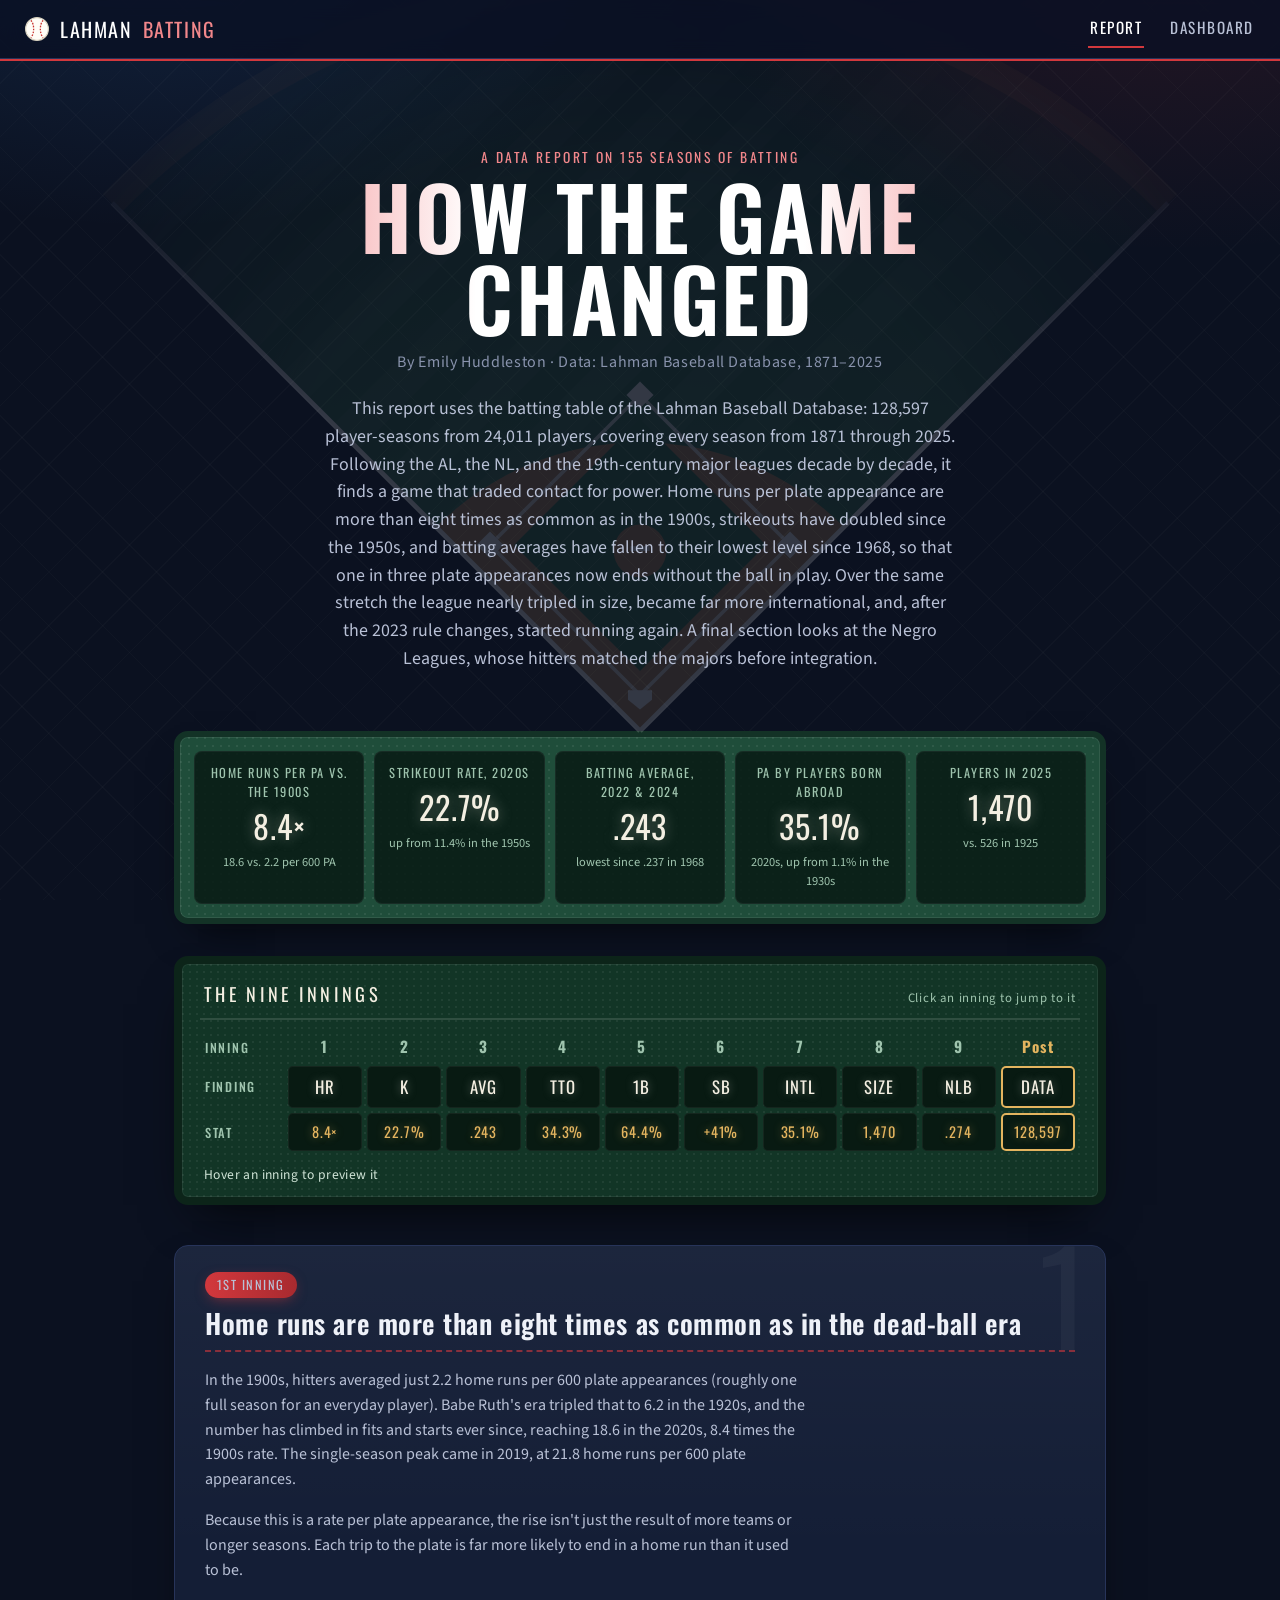
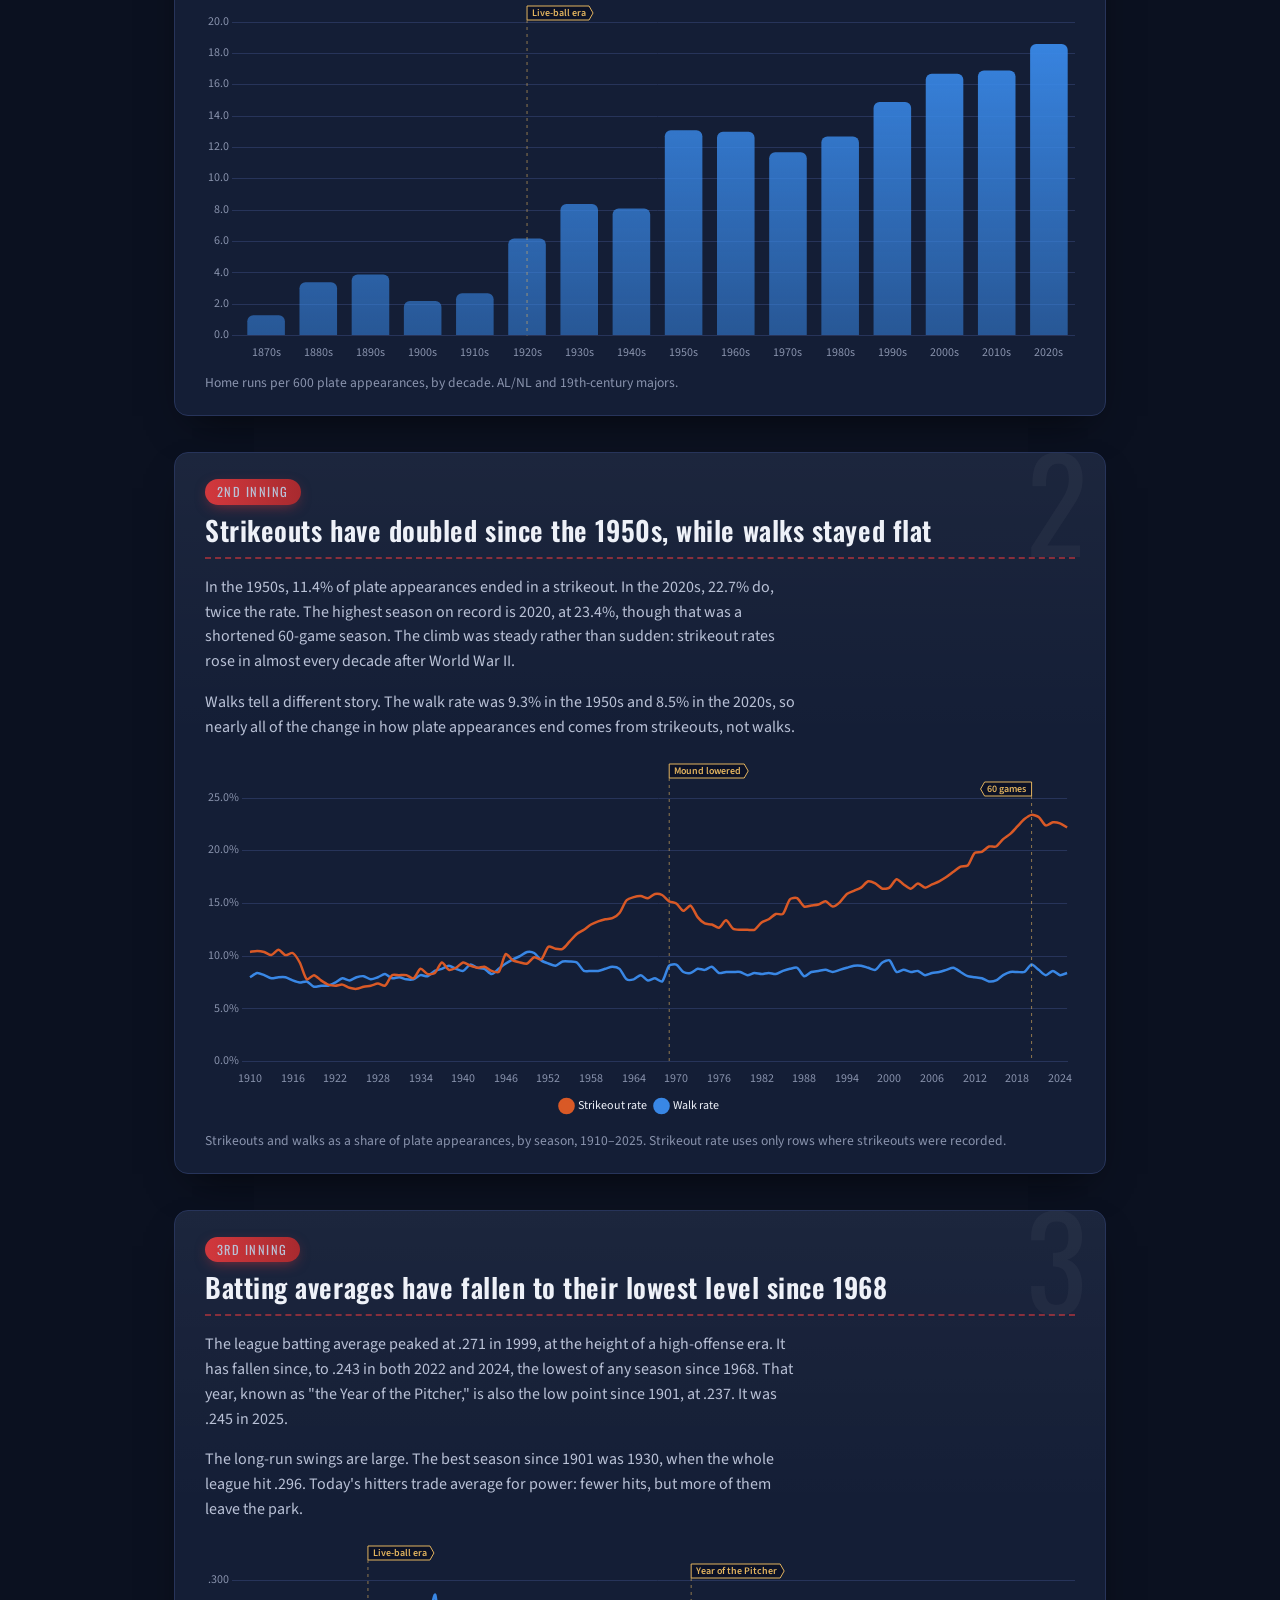
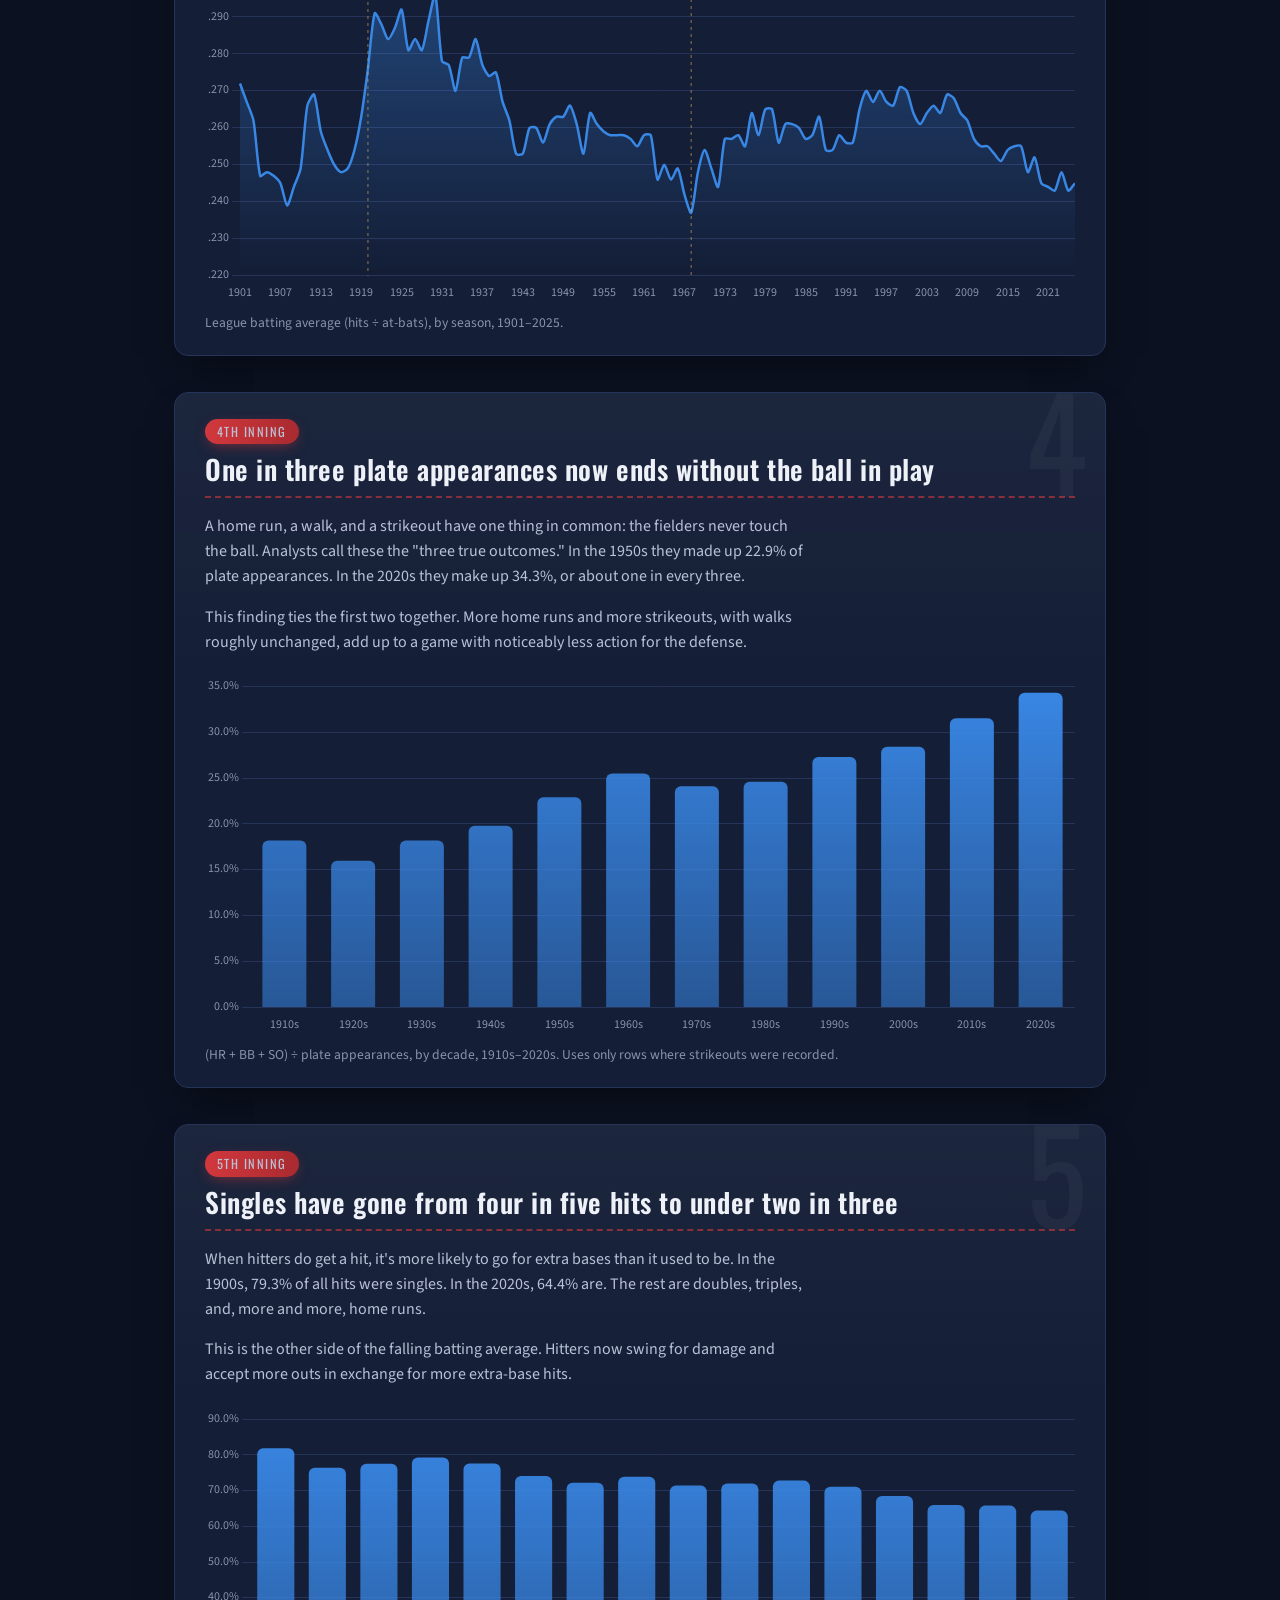
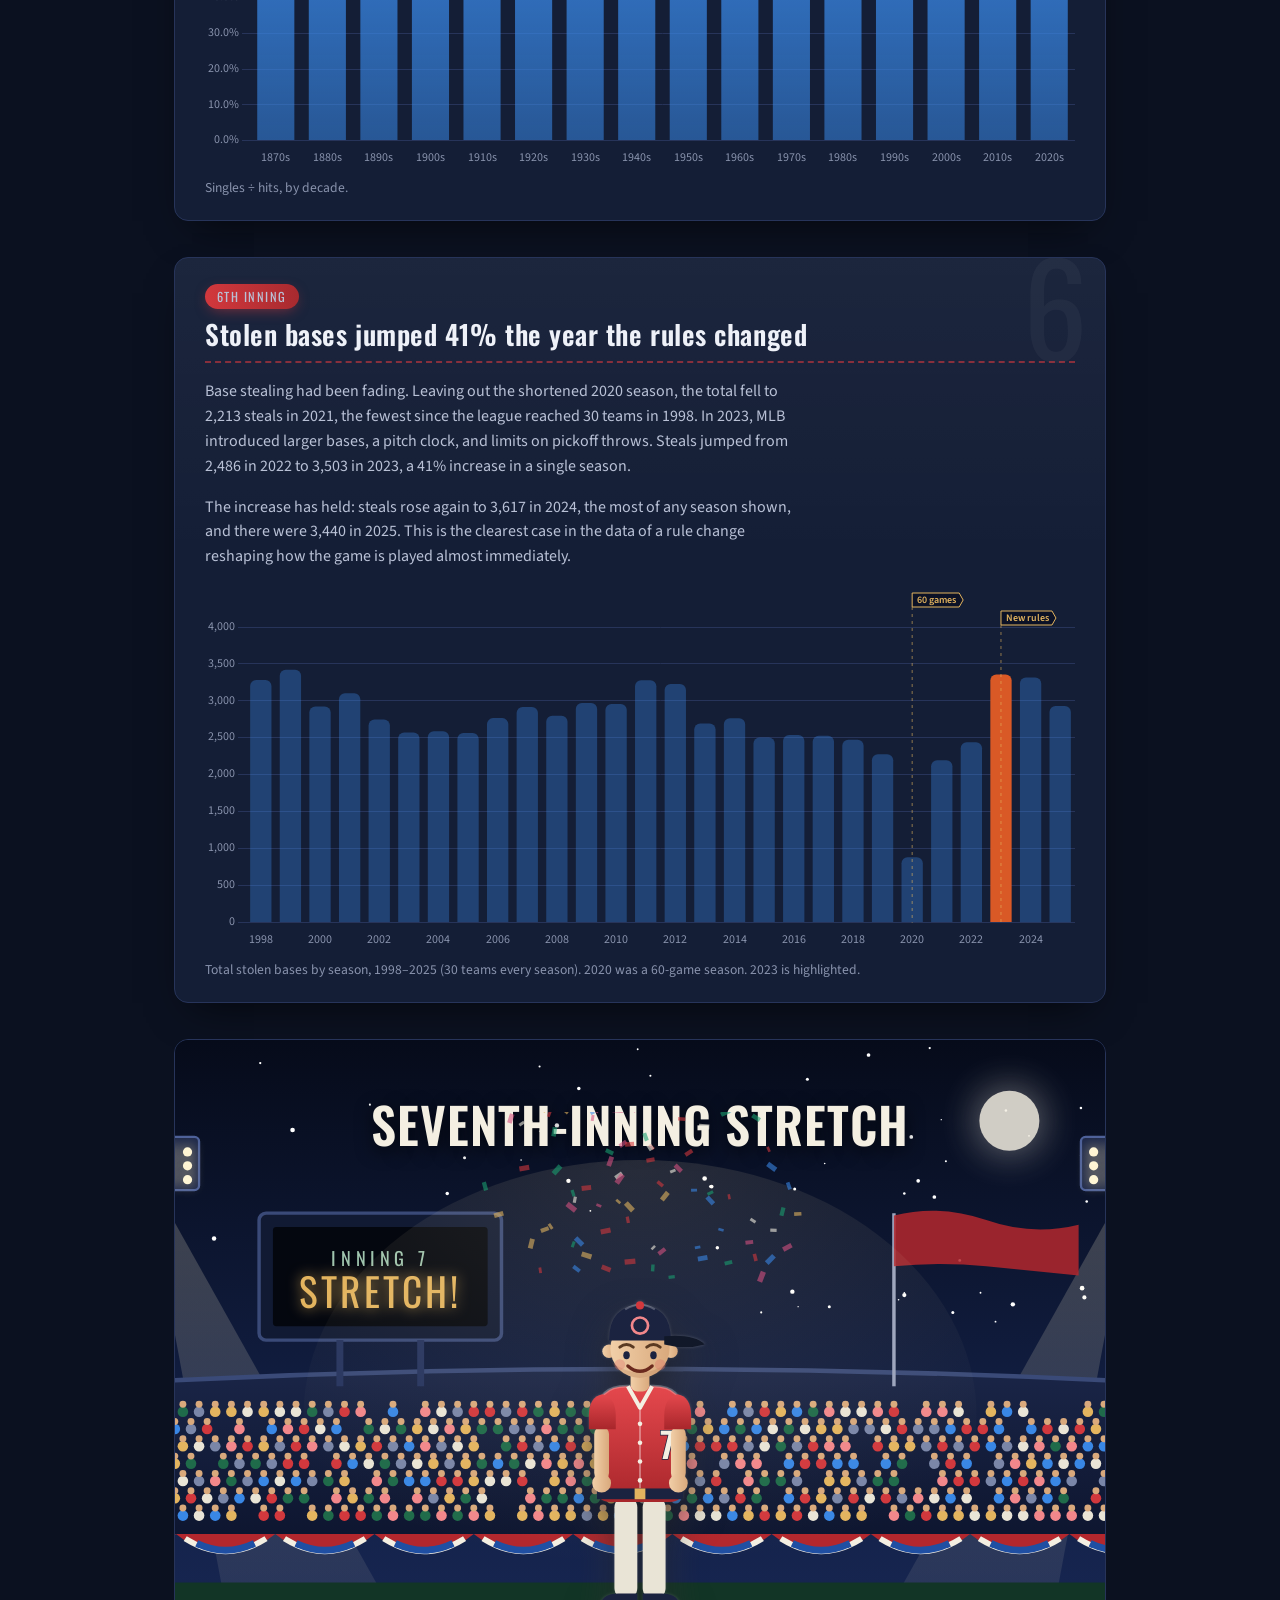
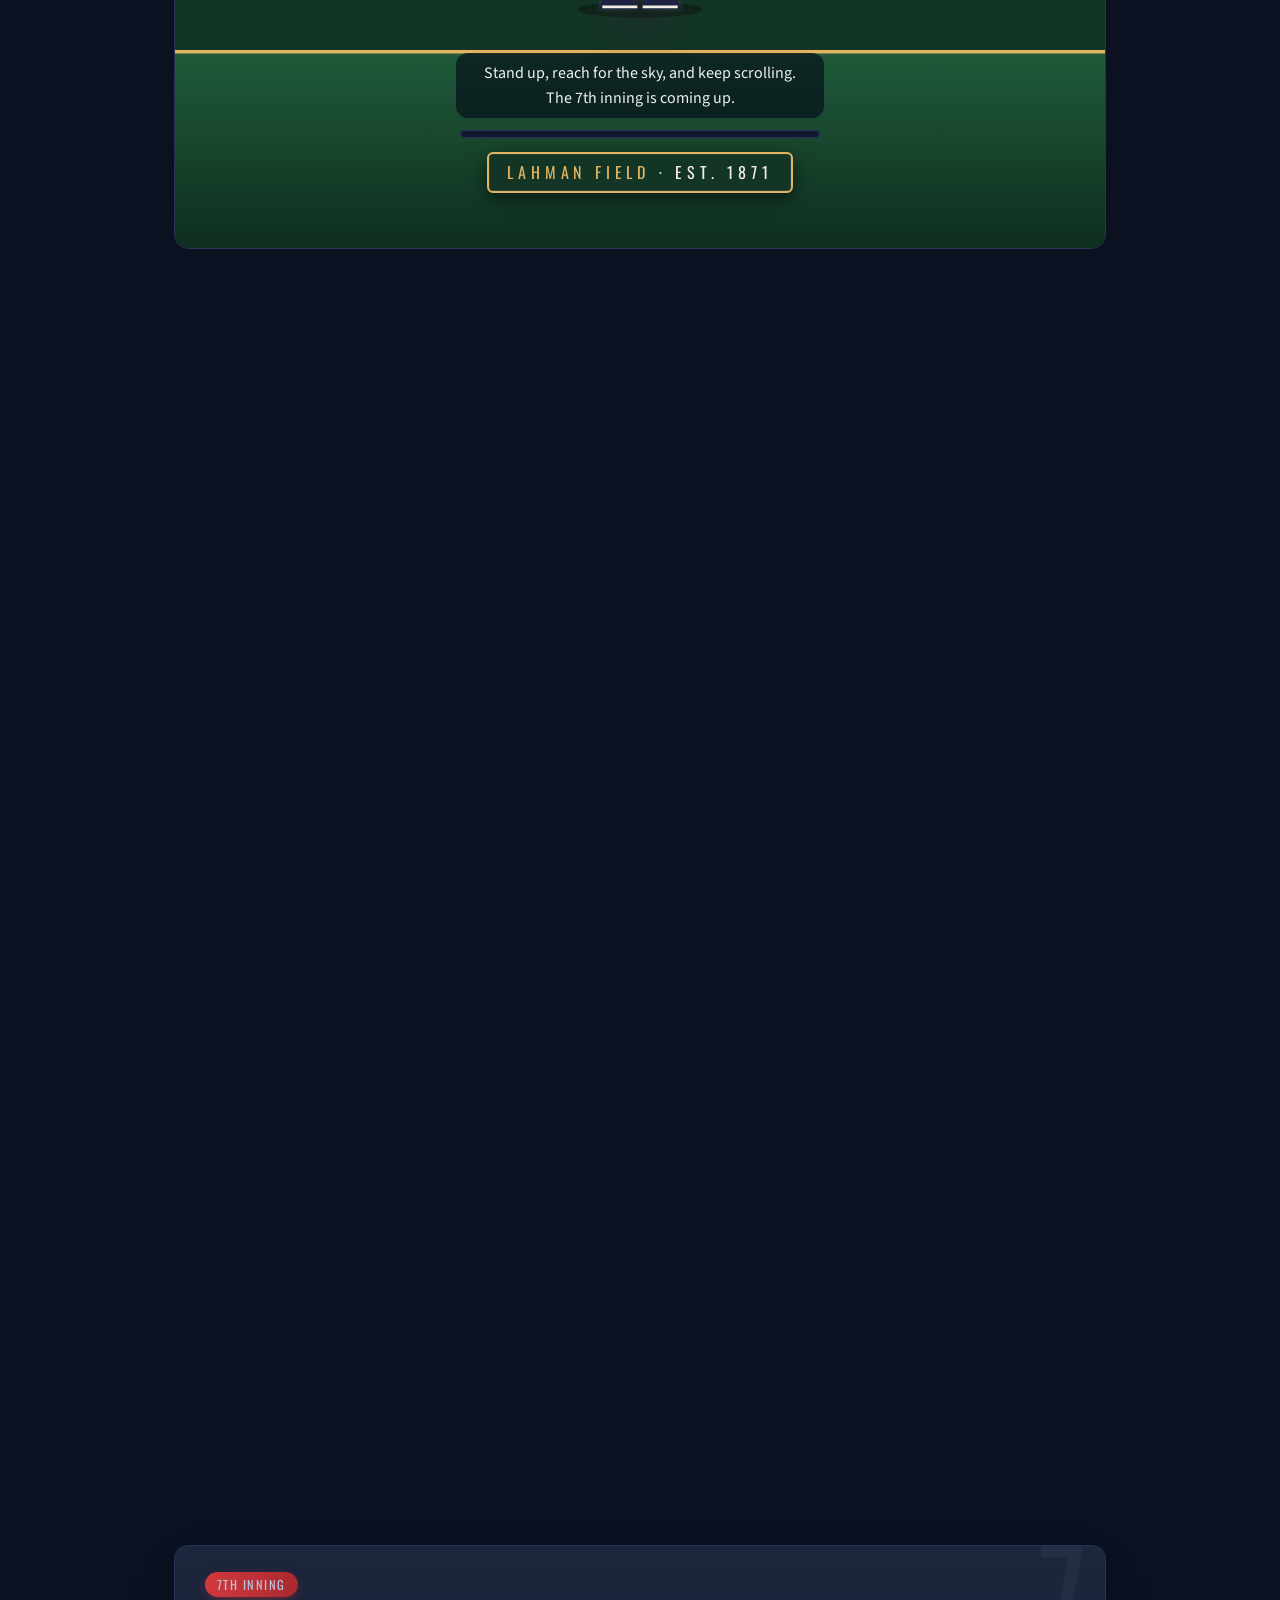
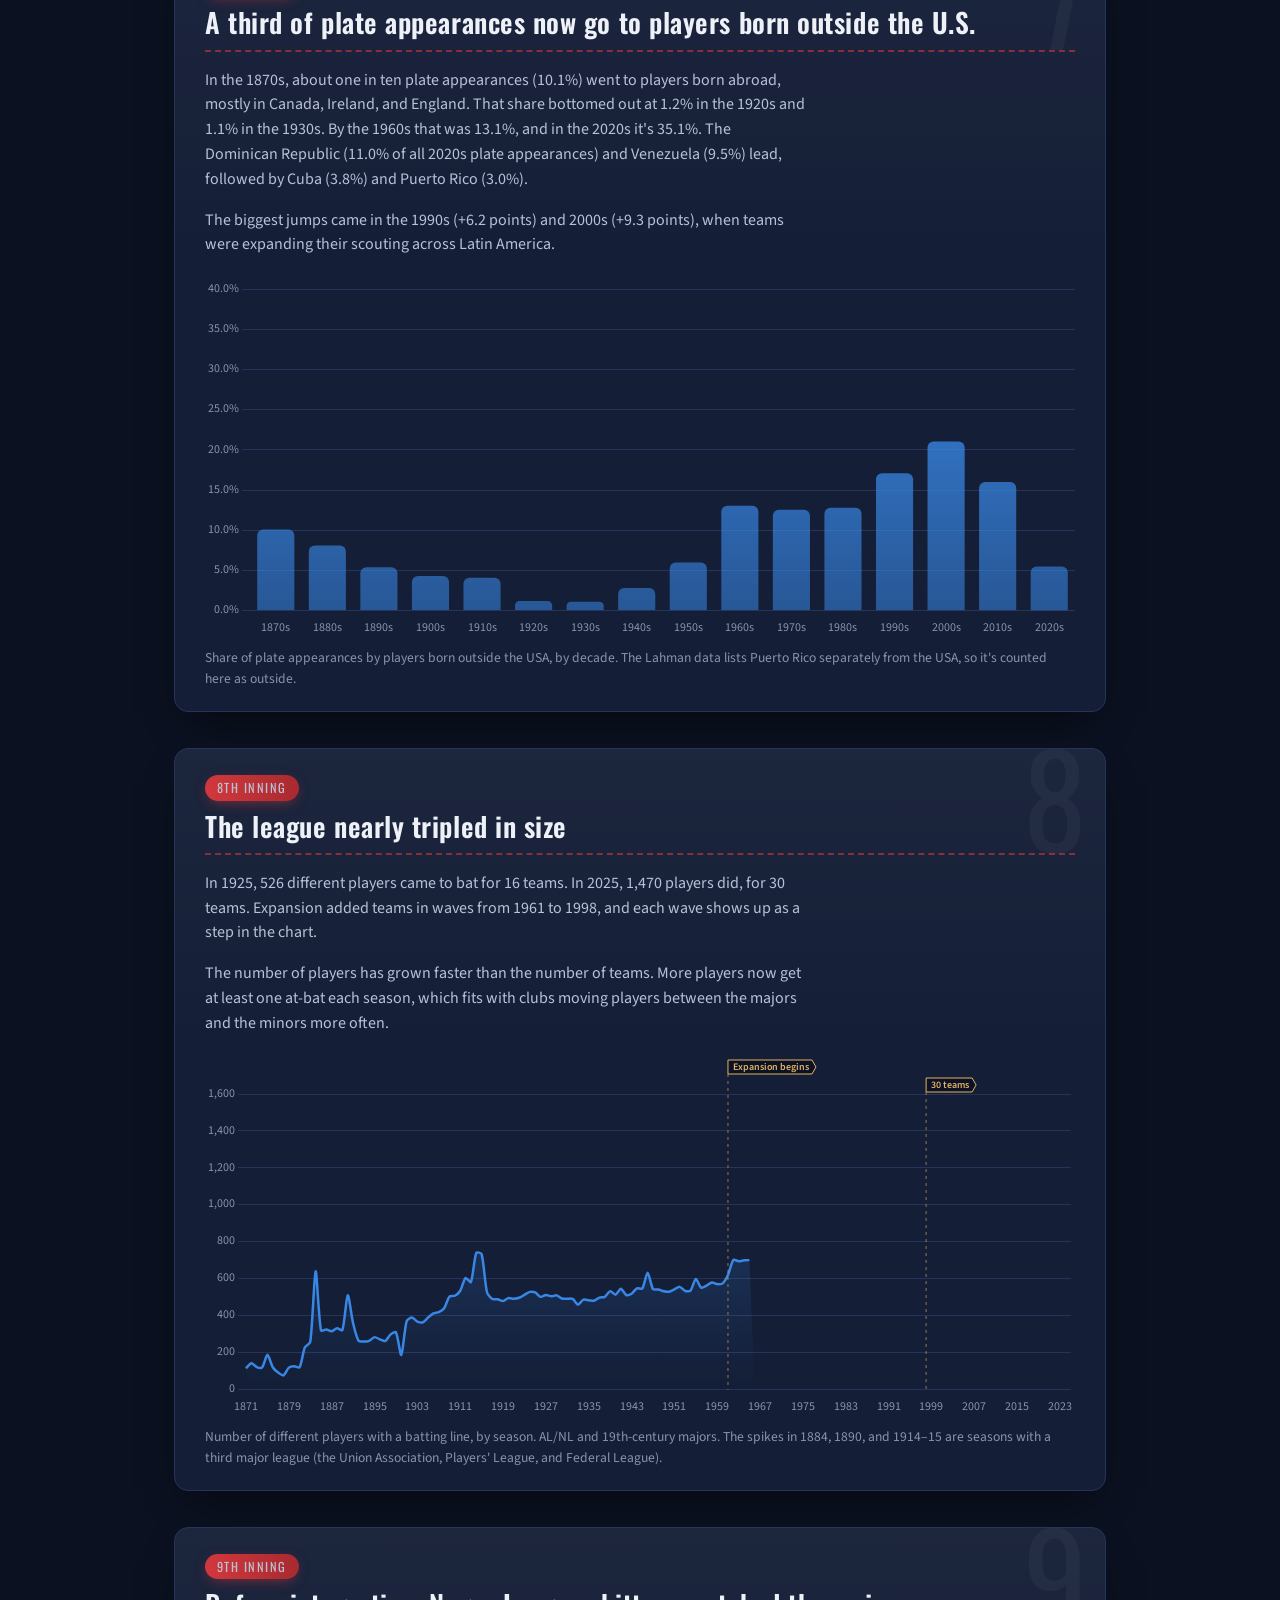
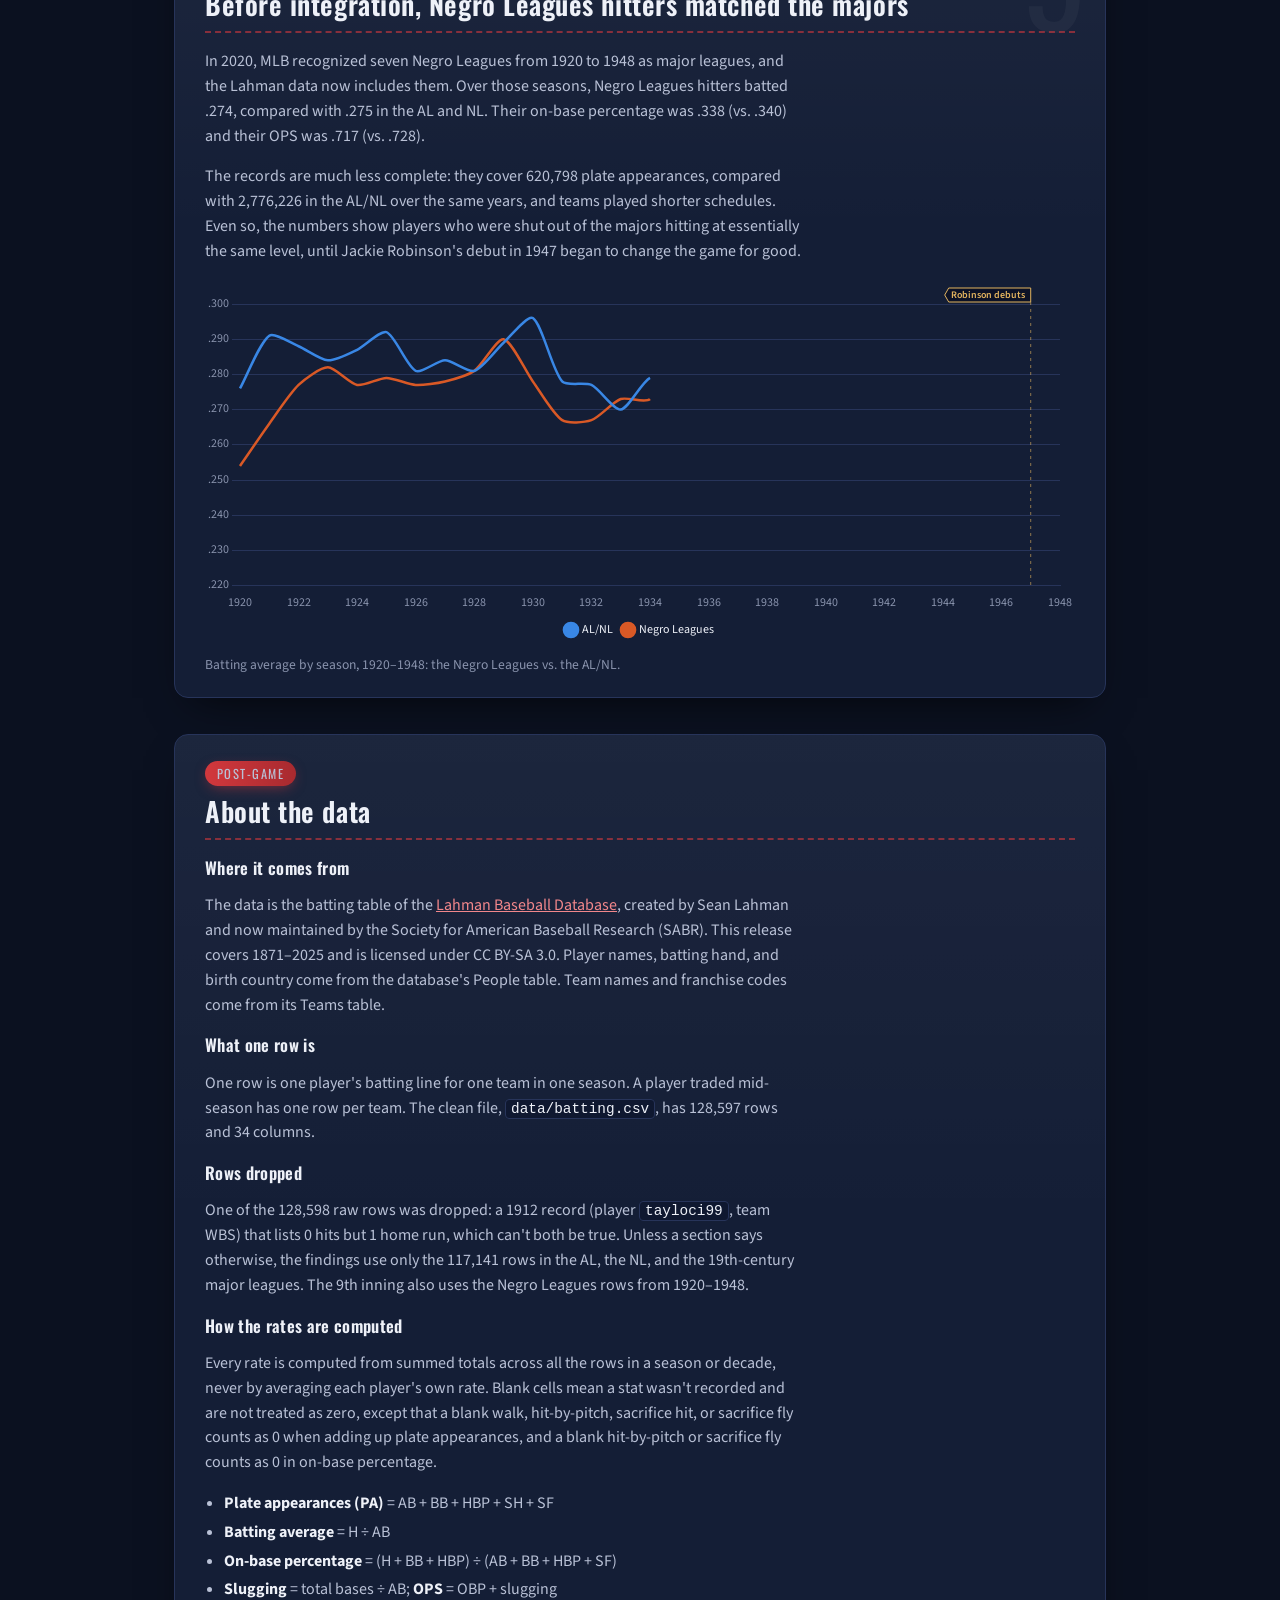
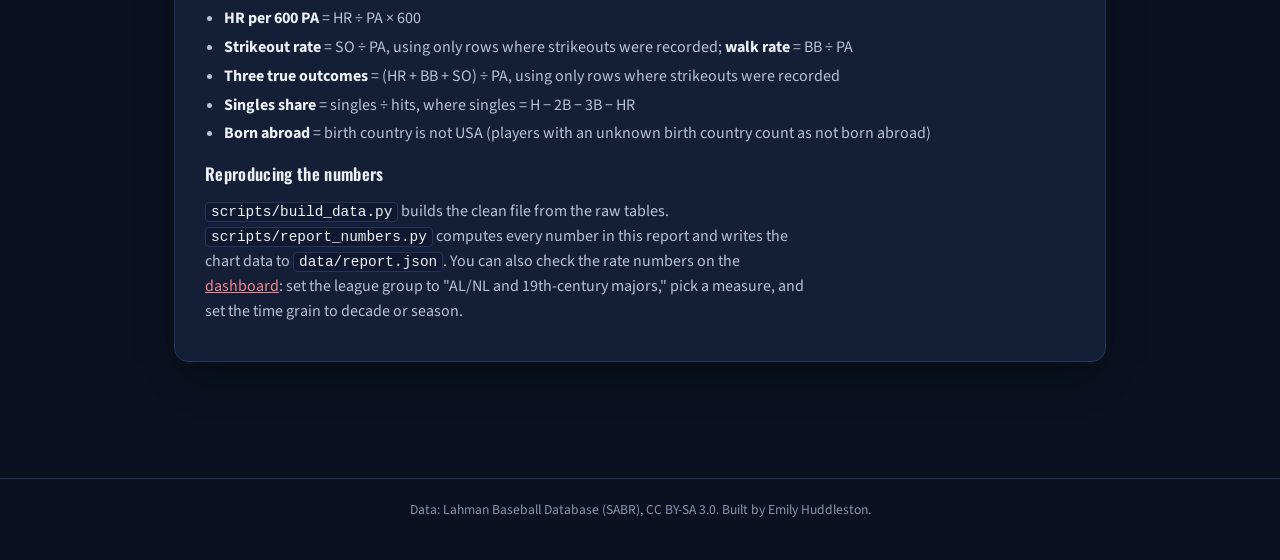
<file: index.html>
<!DOCTYPE html>
<html lang="en">
<head>
  <meta charset="utf-8">
  <meta name="viewport" content="width=device-width, initial-scale=1">
  <title>How the Game Changed | Lahman Batting</title>
  <link rel="preconnect" href="https://fonts.googleapis.com">
  <link rel="preconnect" href="https://fonts.gstatic.com" crossorigin>
  <link href="https://fonts.googleapis.com/css2?family=Oswald:wght@500;600&family=Source+Sans+3:wght@400;600&display=swap" rel="stylesheet">
  <link rel="icon" href="img/baseball.svg" type="image/svg+xml">
  <link rel="stylesheet" href="css/style.css">
  <link rel="stylesheet" href="css/report.css">
</head>
<body>
  <nav class="site-nav">
    <div class="inner">
      <a class="brand" href="index.html"><img class="ball-icon" src="img/baseball.svg" alt="">Lahman <span>Batting</span></a>
      <a class="nav-link active" href="index.html">Report</a>
      <a class="nav-link" href="dashboard.html">Dashboard</a>
    </div>
  </nav>

  <main class="report">

    <!-- ================= Title, author, summary ================= -->
    <header class="hero">
      <!-- Large, faded ballpark drawn behind the title (original artwork) -->
      <svg class="hero-field" viewBox="0 0 1000 700" aria-hidden="true" preserveAspectRatio="xMidYMax meet">
        <defs>
          <radialGradient id="grass" cx="50%" cy="100%" r="95%">
            <stop offset="0" stop-color="#3f8a55"/>
            <stop offset="1" stop-color="#1c4a30"/>
          </radialGradient>
          <pattern id="mow" width="60" height="60" patternUnits="userSpaceOnUse" patternTransform="rotate(45)">
            <rect width="30" height="60" fill="rgba(255,255,255,0.05)"/>
          </pattern>
        </defs>
        <!-- outfield fan (foul pole to foul pole) -->
        <path d="M500 690 L60 250 A620 620 0 0 1 940 250 Z" fill="url(#grass)"/>
        <path d="M500 690 L60 250 A620 620 0 0 1 940 250 Z" fill="url(#mow)"/>
        <!-- warning track -->
        <path d="M60 250 A620 620 0 0 1 940 250" fill="none" stroke="#b98a52" stroke-width="22" opacity="0.8"/>
        <!-- infield dirt -->
        <path d="M500 690 L330 520 A240 240 0 0 1 670 520 Z" fill="#b98a52"/>
        <!-- infield grass diamond -->
        <path d="M500 640 L395 535 L500 430 L605 535 Z" fill="#2f6e44"/>
        <!-- foul lines -->
        <path d="M500 690 L60 250 M500 690 L940 250" stroke="#fff" stroke-width="4"/>
        <!-- base paths -->
        <path d="M500 660 L375 535 L500 410 L625 535 Z" fill="none" stroke="#fff" stroke-width="3" opacity="0.8"/>
        <!-- bases, mound, plate -->
        <rect x="617" y="527" width="16" height="16" transform="rotate(45 625 535)" fill="#fff"/>
        <rect x="492" y="402" width="16" height="16" transform="rotate(45 500 410)" fill="#fff"/>
        <rect x="367" y="527" width="16" height="16" transform="rotate(45 375 535)" fill="#fff"/>
        <circle cx="500" cy="540" r="22" fill="#b98a52"/>
        <rect x="492" y="536" width="16" height="4" fill="#fff"/>
        <path d="M490 656 h20 v8 l-10 8 l-10 -8 z" fill="#fff"/>
      </svg>
      <div class="hero-text">
        <p class="kicker">A data report on 155 seasons of batting</p>
        <h1>How the Game Changed</h1>
        <p class="byline">By Emily Huddleston &middot; Data: Lahman Baseball Database, 1871&ndash;2025</p>
        <p class="summary">
          This report uses the batting table of the Lahman Baseball Database: 128,597 player-seasons from
          24,011 players, covering every season from 1871 through 2025. Following the AL, the NL, and the
          19th-century major leagues decade by decade, it finds a game that traded contact for power. Home runs
          per plate appearance are more than eight times as common as in the 1900s, strikeouts have doubled since
          the 1950s, and batting averages have fallen to their lowest level since 1968, so that one in three plate
          appearances now ends without the ball in play. Over the same stretch the league nearly tripled in size,
          became far more international, and, after the 2023 rule changes, started running again. A final section
          looks at the Negro Leagues, whose hitters matched the majors before integration.
        </p>
      </div>

    </header>

    <!-- ================= Headline numbers ================= -->
    <section class="kpis" aria-label="Headline numbers">
      <div class="kpi"><div class="label">Home runs per PA vs. the 1900s</div><div class="value">8.4&times;</div><div class="sub">18.6 vs. 2.2 per 600 PA</div></div>
      <div class="kpi"><div class="label">Strikeout rate, 2020s</div><div class="value">22.7%</div><div class="sub">up from 11.4% in the 1950s</div></div>
      <div class="kpi"><div class="label">Batting average, 2022 &amp; 2024</div><div class="value">.243</div><div class="sub">lowest since .237 in 1968</div></div>
      <div class="kpi"><div class="label">PA by players born abroad</div><div class="value">35.1%</div><div class="sub">2020s, up from 1.1% in the 1930s</div></div>
      <div class="kpi"><div class="label">Players in 2025</div><div class="value">1,470</div><div class="sub">vs. 526 in 1925</div></div>
    </section>

    <nav class="scoreboard" aria-label="The nine innings: jump to a finding">
      <div class="sb-top">
        <span class="sb-title">The Nine Innings</span>
        <span class="sb-sub">Click an inning to jump to it</span>
      </div>
      <div class="sb-scroll">
        <table class="sb-table">
          <thead>
            <tr><th scope="col" class="sb-team">Inning</th><th scope="col">1</th><th scope="col">2</th><th scope="col">3</th><th scope="col">4</th><th scope="col">5</th><th scope="col">6</th><th scope="col">7</th><th scope="col">8</th><th scope="col">9</th><th scope="col" class="sb-post">Post</th></tr>
          </thead>
          <tbody>
            <tr><th scope="row" class="sb-team">Finding</th><td><a class="inn" href="#s1" data-target="s1" title="Home runs are eight times as common"><span class="sr">Inning 1: Home runs are eight times as common</span><span aria-hidden="true">HR</span></a></td><td><a class="inn" href="#s2" data-target="s2" title="Strikeouts have doubled"><span class="sr">Inning 2: Strikeouts have doubled</span><span aria-hidden="true">K</span></a></td><td><a class="inn" href="#s3" data-target="s3" title="Averages hit a 54-year low"><span class="sr">Inning 3: Averages hit a 54-year low</span><span aria-hidden="true">AVG</span></a></td><td><a class="inn" href="#s4" data-target="s4" title="One in three PAs never reach the field"><span class="sr">Inning 4: One in three PAs never reach the field</span><span aria-hidden="true">TTO</span></a></td><td><a class="inn" href="#s5" data-target="s5" title="Singles are a shrinking share of hits"><span class="sr">Inning 5: Singles are a shrinking share of hits</span><span aria-hidden="true">1B</span></a></td><td><a class="inn" href="#s6" data-target="s6" title="The 2023 rules brought back the steal"><span class="sr">Inning 6: The 2023 rules brought back the steal</span><span aria-hidden="true">SB</span></a></td><td><a class="inn" href="#s7" data-target="s7" title="A third of the game was born abroad"><span class="sr">Inning 7: A third of the game was born abroad</span><span aria-hidden="true">INTL</span></a></td><td><a class="inn" href="#s8" data-target="s8" title="The league nearly tripled in size"><span class="sr">Inning 8: The league nearly tripled in size</span><span aria-hidden="true">SIZE</span></a></td><td><a class="inn" href="#s9" data-target="s9" title="The Negro Leagues matched the majors"><span class="sr">Inning 9: The Negro Leagues matched the majors</span><span aria-hidden="true">NLB</span></a></td><td><a class="inn" href="#data" data-target="data" title="About the data"><span class="sr">Post-game: about the data</span><span aria-hidden="true">DATA</span></a></td></tr>
            <tr><th scope="row" class="sb-team">Stat</th><td><a class="inn val" href="#s1" data-target="s1" tabindex="-1" aria-hidden="true">8.4×</a></td><td><a class="inn val" href="#s2" data-target="s2" tabindex="-1" aria-hidden="true">22.7%</a></td><td><a class="inn val" href="#s3" data-target="s3" tabindex="-1" aria-hidden="true">.243</a></td><td><a class="inn val" href="#s4" data-target="s4" tabindex="-1" aria-hidden="true">34.3%</a></td><td><a class="inn val" href="#s5" data-target="s5" tabindex="-1" aria-hidden="true">64.4%</a></td><td><a class="inn val" href="#s6" data-target="s6" tabindex="-1" aria-hidden="true">+41%</a></td><td><a class="inn val" href="#s7" data-target="s7" tabindex="-1" aria-hidden="true">35.1%</a></td><td><a class="inn val" href="#s8" data-target="s8" tabindex="-1" aria-hidden="true">1,470</a></td><td><a class="inn val" href="#s9" data-target="s9" tabindex="-1" aria-hidden="true">.274</a></td><td><a class="inn val" href="#data" data-target="data" tabindex="-1" aria-hidden="true">128,597</a></td></tr>
          </tbody>
        </table>
      </div>
      <p class="sb-now" id="sb-now" aria-live="polite">Hover an inning to preview it</p>
    </nav>

    <!-- ================= Findings ================= -->
    <section class="finding card" id="s1" data-n="1">
      <p class="inning">1st inning</p>
      <h2>Home runs are more than eight times as common as in the dead-ball era</h2>
      <div class="stitch" aria-hidden="true"></div>
      <p>In the 1900s, hitters averaged just 2.2 home runs per 600 plate appearances (roughly one full season for an everyday player). Babe Ruth's era tripled that to 6.2 in the 1920s, and the number has climbed in fits and starts ever since, reaching 18.6 in the 2020s, 8.4 times the 1900s rate. The single-season peak came in 2019, at 21.8 home runs per 600 plate appearances.</p>
      <p>Because this is a rate per plate appearance, the rise isn't just the result of more teams or longer seasons. Each trip to the plate is far more likely to end in a home run than it used to be.</p>
      <figure>
        <div class="chart-box"><canvas id="c1" role="img" aria-label="Bar chart of home runs per 600 plate appearances by decade, rising from 2.2 in the 1900s to 18.6 in the 2020s"></canvas></div>
        <figcaption>Home runs per 600 plate appearances, by decade. AL/NL and 19th-century majors.</figcaption>
      </figure>
    </section>

    <section class="finding card" id="s2" data-n="2">
      <p class="inning">2nd inning</p>
      <h2>Strikeouts have doubled since the 1950s, while walks stayed flat</h2>
      <div class="stitch" aria-hidden="true"></div>
      <p>In the 1950s, 11.4% of plate appearances ended in a strikeout. In the 2020s, 22.7% do, twice the rate. The highest season on record is 2020, at 23.4%, though that was a shortened 60-game season. The climb was steady rather than sudden: strikeout rates rose in almost every decade after World War II.</p>
      <p>Walks tell a different story. The walk rate was 9.3% in the 1950s and 8.5% in the 2020s, so nearly all of the change in how plate appearances end comes from strikeouts, not walks.</p>
      <figure>
        <div class="chart-box"><canvas id="c2" role="img" aria-label="Line chart of strikeout rate and walk rate by season since 1910; strikeouts rise from under 10% to about 23%, walks stay between 7% and 10%"></canvas></div>
        <figcaption>Strikeouts and walks as a share of plate appearances, by season, 1910&ndash;2025. Strikeout rate uses only rows where strikeouts were recorded.</figcaption>
      </figure>
    </section>

    <section class="finding card" id="s3" data-n="3">
      <p class="inning">3rd inning</p>
      <h2>Batting averages have fallen to their lowest level since 1968</h2>
      <div class="stitch" aria-hidden="true"></div>
      <p>The league batting average peaked at .271 in 1999, at the height of a high-offense era. It has fallen since, to .243 in both 2022 and 2024, the lowest of any season since 1968. That year, known as "the Year of the Pitcher," is also the low point since 1901, at .237. It was .245 in 2025.</p>
      <p>The long-run swings are large. The best season since 1901 was 1930, when the whole league hit .296. Today's hitters trade average for power: fewer hits, but more of them leave the park.</p>
      <figure>
        <div class="chart-box"><canvas id="c3" role="img" aria-label="Line chart of league batting average by season since 1901, with a high of .296 in 1930, a low of .237 in 1968, a peak of .271 in 1999, and .243 in 2022 and 2024"></canvas></div>
        <figcaption>League batting average (hits &divide; at-bats), by season, 1901&ndash;2025.</figcaption>
      </figure>
    </section>

    <section class="finding card" id="s4" data-n="4">
      <p class="inning">4th inning</p>
      <h2>One in three plate appearances now ends without the ball in play</h2>
      <div class="stitch" aria-hidden="true"></div>
      <p>A home run, a walk, and a strikeout have one thing in common: the fielders never touch the ball. Analysts call these the "three true outcomes." In the 1950s they made up 22.9% of plate appearances. In the 2020s they make up 34.3%, or about one in every three.</p>
      <p>This finding ties the first two together. More home runs and more strikeouts, with walks roughly unchanged, add up to a game with noticeably less action for the defense.</p>
      <figure>
        <div class="chart-box"><canvas id="c4" role="img" aria-label="Bar chart of the share of plate appearances ending in a home run, walk, or strikeout by decade, rising from about 23% in the 1950s to 34% in the 2020s"></canvas></div>
        <figcaption>(HR + BB + SO) &divide; plate appearances, by decade, 1910s&ndash;2020s. Uses only rows where strikeouts were recorded.</figcaption>
      </figure>
    </section>

    <section class="finding card" id="s5" data-n="5">
      <p class="inning">5th inning</p>
      <h2>Singles have gone from four in five hits to under two in three</h2>
      <div class="stitch" aria-hidden="true"></div>
      <p>When hitters do get a hit, it's more likely to go for extra bases than it used to be. In the 1900s, 79.3% of all hits were singles. In the 2020s, 64.4% are. The rest are doubles, triples, and, more and more, home runs.</p>
      <p>This is the other side of the falling batting average. Hitters now swing for damage and accept more outs in exchange for more extra-base hits.</p>
      <figure>
        <div class="chart-box"><canvas id="c5" role="img" aria-label="Bar chart of singles as a share of all hits by decade, falling from about 79% in the 1900s to 64% in the 2020s"></canvas></div>
        <figcaption>Singles &divide; hits, by decade.</figcaption>
      </figure>
    </section>

    <section class="finding card" id="s6" data-n="6">
      <p class="inning">6th inning</p>
      <h2>Stolen bases jumped 41% the year the rules changed</h2>
      <div class="stitch" aria-hidden="true"></div>
      <p>Base stealing had been fading. Leaving out the shortened 2020 season, the total fell to 2,213 steals in 2021, the fewest since the league reached 30 teams in 1998. In 2023, MLB introduced larger bases, a pitch clock, and limits on pickoff throws. Steals jumped from 2,486 in 2022 to 3,503 in 2023, a 41% increase in a single season.</p>
      <p>The increase has held: steals rose again to 3,617 in 2024, the most of any season shown, and there were 3,440 in 2025. This is the clearest case in the data of a rule change reshaping how the game is played almost immediately.</p>
      <figure>
        <div class="chart-box"><canvas id="c6" role="img" aria-label="Bar chart of total stolen bases by season from 1998 to 2025, with a jump from 2,486 in 2022 to 3,503 in 2023"></canvas></div>
        <figcaption>Total stolen bases by season, 1998&ndash;2025 (30 teams every season). 2020 was a 60-game season. 2023 is highlighted.</figcaption>
      </figure>
    </section>

    <!-- ================= 7th-inning stretch (scroll-driven animation) =================
         Scrolling DOWN through this tall section stretches the fan; scrolling up never
         un-stretches him. At the end, two neighbors slide in for a cheers and confetti
         falls. -->
    <section class="stretch" id="stretch" aria-label="Seventh-inning stretch">
      <div class="stretch-stage">
        <h2 class="stretch-title">Seventh-Inning Stretch</h2>
        <div class="fan-wrap">
          <svg class="fan" id="fan" viewBox="0 0 520 360" aria-hidden="true"><!-- drawn by js/report.js --></svg>
          <p class="cheers" aria-hidden="true">Cheers!</p>
          <canvas class="confetti" id="confetti" aria-hidden="true"></canvas>
        </div>
        <p class="stretch-text" aria-live="polite">Stand up, reach for the sky, and keep scrolling. The 7th inning is coming up.</p>
        <div class="stretch-meter" aria-hidden="true"><span></span></div>
        <p class="park-sign" aria-hidden="true"><span>Lahman Field</span> · Est. 1871</p>
      </div>
    </section>

    <section class="finding card" id="s7" data-n="7">
      <p class="inning">7th inning</p>
      <h2>A third of plate appearances now go to players born outside the U.S.</h2>
      <div class="stitch" aria-hidden="true"></div>
      <p>In the 1870s, about one in ten plate appearances (10.1%) went to players born abroad, mostly in Canada, Ireland, and England. That share bottomed out at 1.2% in the 1920s and 1.1% in the 1930s. By the 1960s that was 13.1%, and in the 2020s it's 35.1%. The Dominican Republic (11.0% of all 2020s plate appearances) and Venezuela (9.5%) lead, followed by Cuba (3.8%) and Puerto Rico (3.0%).</p>
      <p>The biggest jumps came in the 1990s (+6.2 points) and 2000s (+9.3 points), when teams were expanding their scouting across Latin America.</p>
      <figure>
        <div class="chart-box"><canvas id="c7" role="img" aria-label="Bar chart of the share of plate appearances by players born outside the USA by decade, from 1% in the 1920s to 35% in the 2020s"></canvas></div>
        <figcaption>Share of plate appearances by players born outside the USA, by decade. The Lahman data lists Puerto Rico separately from the USA, so it's counted here as outside.</figcaption>
      </figure>
    </section>

    <section class="finding card" id="s8" data-n="8">
      <p class="inning">8th inning</p>
      <h2>The league nearly tripled in size</h2>
      <div class="stitch" aria-hidden="true"></div>
      <p>In 1925, 526 different players came to bat for 16 teams. In 2025, 1,470 players did, for 30 teams. Expansion added teams in waves from 1961 to 1998, and each wave shows up as a step in the chart.</p>
      <p>The number of players has grown faster than the number of teams. More players now get at least one at-bat each season, which fits with clubs moving players between the majors and the minors more often.</p>
      <figure>
        <div class="chart-box"><canvas id="c8" role="img" aria-label="Line chart of the number of different players with a batting line each season, from about 500 in the 1920s to about 1,470 in 2025"></canvas></div>
        <figcaption>Number of different players with a batting line, by season. AL/NL and 19th-century majors. The spikes in 1884, 1890, and 1914&ndash;15 are seasons with a third major league (the Union Association, Players' League, and Federal League).</figcaption>
      </figure>
    </section>

    <section class="finding card" id="s9" data-n="9">
      <p class="inning">9th inning</p>
      <h2>Before integration, Negro Leagues hitters matched the majors</h2>
      <div class="stitch" aria-hidden="true"></div>
      <p>In 2020, MLB recognized seven Negro Leagues from 1920 to 1948 as major leagues, and the Lahman data now includes them. Over those seasons, Negro Leagues hitters batted .274, compared with .275 in the AL and NL. Their on-base percentage was .338 (vs. .340) and their OPS was .717 (vs. .728).</p>
      <p>The records are much less complete: they cover 620,798 plate appearances, compared with 2,776,226 in the AL/NL over the same years, and teams played shorter schedules. Even so, the numbers show players who were shut out of the majors hitting at essentially the same level, until Jackie Robinson's debut in 1947 began to change the game for good.</p>
      <figure>
        <div class="chart-box"><canvas id="c9" role="img" aria-label="Line chart comparing batting average by season, 1920 to 1948, for the Negro Leagues and the AL/NL; the two lines track each other closely"></canvas></div>
        <figcaption>Batting average by season, 1920&ndash;1948: the Negro Leagues vs. the AL/NL.</figcaption>
      </figure>
    </section>

    <!-- ================= About the data ================= -->
    <section class="finding card data-notes" id="data">
      <p class="inning">Post-game</p>
      <h2>About the data</h2>
      <div class="stitch" aria-hidden="true"></div>
      <h3>Where it comes from</h3>
      <p>The data is the batting table of the <a href="https://sabr.org/lahman-database/">Lahman Baseball Database</a>, created by Sean Lahman and now maintained by the Society for American Baseball Research (SABR). This release covers 1871&ndash;2025 and is licensed under CC BY-SA 3.0. Player names, batting hand, and birth country come from the database's People table. Team names and franchise codes come from its Teams table.</p>
      <h3>What one row is</h3>
      <p>One row is one player's batting line for one team in one season. A player traded mid-season has one row per team. The clean file, <code>data/batting.csv</code>, has 128,597 rows and 34 columns.</p>
      <h3>Rows dropped</h3>
      <p>One of the 128,598 raw rows was dropped: a 1912 record (player <code>tayloci99</code>, team WBS) that lists 0 hits but 1 home run, which can't both be true. Unless a section says otherwise, the findings use only the 117,141 rows in the AL, the NL, and the 19th-century major leagues. The 9th inning also uses the Negro Leagues rows from 1920&ndash;1948.</p>
      <h3>How the rates are computed</h3>
      <p>Every rate is computed from summed totals across all the rows in a season or decade, never by averaging each player's own rate. Blank cells mean a stat wasn't recorded and are not treated as zero, except that a blank walk, hit-by-pitch, sacrifice hit, or sacrifice fly counts as 0 when adding up plate appearances, and a blank hit-by-pitch or sacrifice fly counts as 0 in on-base percentage.</p>
      <ul class="formulas">
        <li><b>Plate appearances (PA)</b> = AB + BB + HBP + SH + SF</li>
        <li><b>Batting average</b> = H &divide; AB</li>
        <li><b>On-base percentage</b> = (H + BB + HBP) &divide; (AB + BB + HBP + SF)</li>
        <li><b>Slugging</b> = total bases &divide; AB; <b>OPS</b> = OBP + slugging</li>
        <li><b>HR per 600 PA</b> = HR &divide; PA &times; 600</li>
        <li><b>Strikeout rate</b> = SO &divide; PA, using only rows where strikeouts were recorded; <b>walk rate</b> = BB &divide; PA</li>
        <li><b>Three true outcomes</b> = (HR + BB + SO) &divide; PA, using only rows where strikeouts were recorded</li>
        <li><b>Singles share</b> = singles &divide; hits, where singles = H &minus; 2B &minus; 3B &minus; HR</li>
        <li><b>Born abroad</b> = birth country is not USA (players with an unknown birth country count as not born abroad)</li>
      </ul>
      <h3>Reproducing the numbers</h3>
      <p><code>scripts/build_data.py</code> builds the clean file from the raw tables. <code>scripts/report_numbers.py</code> computes every number in this report and writes the chart data to <code>data/report.json</code>. You can also check the rate numbers on the <a href="dashboard.html">dashboard</a>: set the league group to "AL/NL and 19th-century majors," pick a measure, and set the time grain to decade or season.</p>
    </section>

  </main>

  <footer class="site-footer">
    Data: Lahman Baseball Database (SABR), CC BY-SA 3.0. Built by Emily Huddleston.
  </footer>

  <script src="js/vendor/chart.umd.js"></script>
  <script src="js/chart-theme.js"></script>
  <script src="js/report.js"></script>
</body>
</html>
</file>
<file: css/style.css>
/* Shared styles for the whole site (report + dashboard).
   Change the colors and fonts here and both pages follow. */

:root {
  color-scheme: dark;

  /* Page colors: a night game. Deep navy "sky", navy cards, red stitching,
     outfield-green scoreboard. */
  --paper: #0b1120;        /* page background */
  --paper-2: #0f1830;      /* slightly raised areas (switch bar, inputs) */
  --card: #141e36;         /* cards */
  --card-2: #1a2644;       /* card highlights / hovers */
  --ink: #eef1f8;          /* main text */
  --ink-soft: #b9c1d6;     /* body text */
  --ink-muted: #8993ad;    /* labels, captions */
  --rule: #27345a;         /* borders and grid lines */
  --rule-strong: #3a4a78;  /* input borders */
  --accent: #d2383d;       /* stitching red (fills, borders) */
  --accent-soft: #f2878b;  /* red for text on dark */
  --accent-dark: #a82a2f;
  --navy: #0a1024;         /* nav bar */
  --field: #1f4d3a;        /* outfield-grass green, used for the scoreboard */
  --field-dark: #133226;
  --chalk: #f4efe2;        /* scoreboard numbers */
  --gold: #e3b45f;         /* small highlights */

  /* Chart series colors, in fixed order (validated for color-blind safety on the dark cards) */
  --series-1: #3987e5;
  --series-2: #d95926;
  --series-3: #199e70;
  --series-4: #c98500;
  --series-5: #d55181;

  --font-head: "Oswald", "Arial Narrow", sans-serif;
  --font-body: "Source Sans 3", "Segoe UI", sans-serif;
  --radius: 14px;
  --shadow: 0 18px 40px -18px rgba(0, 0, 0, 0.7);
}

* { box-sizing: border-box; }

body {
  margin: 0;
  color: var(--ink);
  font-family: var(--font-body);
  font-size: 16px;
  line-height: 1.55;
  /* Stadium lights: two soft glows over a faint diamond pattern */
  background-color: var(--paper);
  background-image:
    radial-gradient(900px 500px at 12% -8%, rgba(57, 135, 229, 0.16), transparent 60%),
    radial-gradient(800px 480px at 92% -4%, rgba(210, 56, 61, 0.13), transparent 60%),
    repeating-linear-gradient(45deg, rgba(255,255,255,0.018) 0 1px, transparent 1px 38px),
    repeating-linear-gradient(-45deg, rgba(255,255,255,0.018) 0 1px, transparent 1px 38px);
  background-attachment: fixed;
  min-height: 100vh;
}

h1, h2, h3 {
  font-family: var(--font-head);
  font-weight: 600;
  letter-spacing: 0.02em;
  line-height: 1.15;
  margin: 0 0 0.4em;
  color: var(--ink);
}

a { color: var(--accent-soft); }
::selection { background: var(--accent); color: #fff; }

/* ---------- Navigation bar (shared) ---------- */
.site-nav {
  background: rgba(10, 16, 36, 0.82);
  backdrop-filter: blur(10px);
  -webkit-backdrop-filter: blur(10px);
  border-bottom: 1px solid var(--rule);
  box-shadow: 0 2px 0 var(--accent);
  position: sticky;
  top: 0;
  z-index: 30;
}
.site-nav .inner {
  max-width: 1440px;
  margin: 0 auto;
  padding: 0 24px;
  display: flex;
  align-items: center;
  gap: 24px;
  height: 58px;
}
.site-nav .brand {
  font-family: var(--font-head);
  font-size: 1.25rem;
  color: #fff;
  text-decoration: none;
  text-transform: uppercase;
  letter-spacing: 0.08em;
  margin-right: auto;
  display: inline-flex;
  align-items: center;
  gap: 10px;
}
.site-nav .brand span { color: var(--accent-soft); }
.ball-icon { width: 26px; height: 26px; flex: none; transition: transform 0.6s ease; }
.site-nav .brand:hover .ball-icon { transform: rotate(360deg); }
.site-nav a.nav-link {
  color: var(--ink-soft);
  text-decoration: none;
  font-family: var(--font-head);
  text-transform: uppercase;
  letter-spacing: 0.1em;
  font-size: 0.95rem;
  padding: 6px 2px;
  border-bottom: 2px solid transparent;
  transition: color 0.15s, border-color 0.15s;
}
.site-nav a.nav-link:hover { color: #fff; }
.site-nav a.nav-link.active { color: #fff; border-bottom-color: var(--accent); }

/* ---------- Page layout ---------- */
main {
  max-width: 1440px;
  margin: 0 auto;
  padding: 32px 24px 80px;
}
@media (max-width: 600px) {
  main { padding: 20px 16px 56px; }
  .site-nav .inner { padding: 0 16px; gap: 14px; }
  .site-nav .brand { font-size: 1rem; gap: 8px; }
  .site-nav a.nav-link { font-size: 0.82rem; letter-spacing: 0.04em; }
  .ball-icon { width: 22px; height: 22px; }
  .kpis { grid-template-columns: repeat(2, minmax(0, 1fr)); padding: 10px; }
  .kpi .value { font-size: 1.5rem; }
}
.kicker {
  font-family: var(--font-head);
  text-transform: uppercase;
  letter-spacing: 0.18em;
  color: var(--accent-soft);
  font-size: 0.85rem;
  margin: 0 0 6px;
}
.page-title { font-size: 2rem; margin-top: 8px; }
.lede { color: var(--ink-soft); max-width: 70ch; margin-top: 0; }

/* Cards: dark panels with a faint top highlight and a soft shadow */
.card {
  background:
    linear-gradient(180deg, rgba(255,255,255,0.035), rgba(255,255,255,0) 40%),
    var(--card);
  border: 1px solid var(--rule);
  border-radius: var(--radius);
  padding: 16px 18px;
  box-shadow: var(--shadow);
}

/* ---------- Headline / summary numbers: styled like a ballpark scoreboard ---------- */
.kpis {
  display: grid;
  grid-template-columns: repeat(auto-fit, minmax(170px, 1fr));
  gap: 10px;
  margin: 18px 0 32px;
  padding: 14px;
  background:
    radial-gradient(circle at 1px 1px, rgba(255,255,255,0.07) 1px, transparent 0) 0 0 / 8px 8px,
    var(--field);
  border: 6px solid var(--field-dark);
  border-radius: 14px;
  box-shadow: inset 0 0 0 1px rgba(255,255,255,0.08), 0 20px 40px -20px rgba(0,0,0,0.8);
}
.kpi {
  background: rgba(8, 26, 19, 0.85);
  border-radius: 8px;
  padding: 12px 14px;
  text-align: center;
  box-shadow: inset 0 0 0 1px rgba(255,255,255,0.05);
}
.kpi .label {
  font-family: var(--font-head);
  font-size: 0.78rem;
  text-transform: uppercase;
  letter-spacing: 0.12em;
  color: #9fc4ae;
}
.kpi .value {
  font-family: var(--font-head);
  font-size: 2rem;
  color: var(--chalk);
  font-variant-numeric: tabular-nums;
  letter-spacing: 0.03em;
  text-shadow: 0 0 14px rgba(244, 239, 226, 0.35);   /* scoreboard bulb glow */
}

/* Stitched divider, like the red seams on a baseball */
.stitch {
  height: 0;
  border: 0;
  border-top: 2px dashed var(--accent);
  margin: 0 0 16px;
  opacity: 0.6;
}

/* ---------- Buttons & form controls ---------- */
button, select, input {
  font: inherit;
  color: inherit;
}
select, input[type="number"], input[type="search"] {
  background: var(--paper-2);
  color: var(--ink);
  border: 1.5px solid var(--rule-strong);
  border-radius: 8px;
  padding: 7px 10px;
  min-height: 38px;
  width: 100%;
  transition: border-color 0.15s, box-shadow 0.15s;
}
select:hover, input[type="number"]:hover, input[type="search"]:hover { border-color: #5065a3; }
select:focus, input:focus {
  outline: none;
  border-color: var(--accent);
  box-shadow: 0 0 0 3px rgba(210, 56, 61, 0.28);
}
select option { background: var(--card); color: var(--ink); }
input::placeholder { color: var(--ink-muted); }

.btn {
  background: var(--accent);
  color: #fff;
  border: 0;
  border-radius: 8px;
  padding: 8px 14px;
  font-family: var(--font-head);
  text-transform: uppercase;
  letter-spacing: 0.08em;
  cursor: pointer;
  min-height: 36px;
  white-space: nowrap;
  transition: background 0.15s, transform 0.1s;
}
.btn:hover { background: var(--accent-dark); }
.btn:active { transform: translateY(1px); }
.btn-sm { font-size: 0.78rem; padding: 5px 12px; min-height: 30px; }

.muted { color: var(--ink-muted); font-size: 0.9rem; }

footer.site-footer {
  border-top: 1px solid var(--rule);
  color: var(--ink-muted);
  font-size: 0.85rem;
  text-align: center;
  padding: 20px 16px 40px;
}

/* Fade-up when a section scrolls into view (added by JS) */
.reveal { opacity: 0; transform: translateY(18px); transition: opacity 0.6s ease, transform 0.6s ease; }
.reveal.shown { opacity: 1; transform: none; }
@media (prefers-reduced-motion: reduce) {
  .reveal { opacity: 1; transform: none; transition: none; }
  .ball-icon { transition: none; }
}

/* ---------- Scoreboard tooltip (shared by every chart; see js/chart-theme.js) ---------- */
.sb-tip {
  position: absolute;
  top: 0;
  left: 0;
  z-index: 5;
  min-width: 150px;
  max-width: 260px;
  padding: 8px 10px 7px;
  background:
    radial-gradient(circle at 1px 1px, rgba(255,255,255,0.07) 1px, transparent 0) 0 0 / 6px 6px,
    #0f2c20;
  border: 3px solid #0a1f16;
  outline: 1px solid rgba(227,180,95,0.45);
  border-radius: 8px;
  box-shadow: 0 14px 30px -10px rgba(0,0,0,0.85);
  color: var(--chalk);
  pointer-events: none;
  opacity: 0;
  transition: opacity 0.12s ease, transform 0.08s ease-out;
}
.sb-tip.on { opacity: 1; }
.sb-tip-title {
  font-family: var(--font-head);
  font-size: 0.78rem;
  letter-spacing: 0.16em;
  text-transform: uppercase;
  color: #9fc4ae;
  padding-bottom: 4px;
  margin-bottom: 4px;
  border-bottom: 1px dashed rgba(255,255,255,0.15);
}
.sb-tip-row { display: flex; align-items: center; gap: 8px; font-size: 0.82rem; line-height: 1.5; }
.sb-tip-row i { width: 9px; height: 9px; border-radius: 50%; flex: none; box-shadow: 0 0 6px currentColor; }
.sb-tip-row span { color: #cfe3d6; flex: 1; }
.sb-tip-row b {
  font-family: var(--font-head);
  font-weight: 600;
  font-size: 1.15rem;
  color: var(--gold);
  text-shadow: 0 0 8px rgba(227,180,95,0.45);
  font-variant-numeric: tabular-nums;
  margin-left: auto;
}
.sb-tip-foot { margin-top: 3px; font-size: 0.74rem; color: #cfe3d6; letter-spacing: 0.02em; }
.chart-hint { margin: -6px 0 8px; font-size: 0.78rem; color: var(--ink-muted); letter-spacing: 0.02em; }
</file>
<file: css/report.css>
/* Styles used only on the report page. */

html { scroll-behavior: smooth; }

@media (prefers-reduced-motion: reduce) { html { scroll-behavior: auto; } }

.report { max-width: 980px; }

/* ---------- Title block: centered, over a large faded ballpark ---------- */
.hero {
  position: relative;
  text-align: center;
  padding: 56px 0 40px;
  margin: 0 0 8px;
  isolation: isolate;
}
.hero-field {
  position: absolute;
  z-index: -1;
  left: 50%;
  bottom: -30px;
  width: min(1200px, calc(100vw - 32px));   /* wider than the text column, never wider than the screen */
  height: auto;
  transform: translateX(-50%);
  opacity: 0.16;
  /* fade the edges so the field melts into the night sky */
  -webkit-mask-image: radial-gradient(ellipse 60% 75% at 50% 70%, #000 45%, transparent 100%);
  mask-image: radial-gradient(ellipse 60% 75% at 50% 70%, #000 45%, transparent 100%);
  pointer-events: none;
}
.hero-text { max-width: 820px; margin: 0 auto; }
.hero h1 {
  font-size: clamp(3rem, 7.5vw, 5.4rem);
  text-transform: uppercase;
  letter-spacing: 0.03em;
  line-height: 0.95;
  margin-bottom: 12px;
  background: linear-gradient(90deg, var(--accent-soft) 0%, #ffffff 30%, #ffffff 70%, var(--accent-soft) 100%);
  -webkit-background-clip: text;
  background-clip: text;
  color: transparent;
}
.byline { color: var(--ink-muted); margin: 0 0 20px; letter-spacing: 0.04em; }
.summary { font-size: 1.12rem; color: var(--ink-soft); margin: 0 auto; max-width: 70ch; text-align: center; }

/* Headline numbers reuse the scoreboard style from style.css */
.kpi .sub { font-size: 0.78rem; color: #9fc4ae; margin-top: 2px; }

/* ---------- The nine innings: a clickable ballpark scoreboard ---------- */
.scoreboard {
  overflow: hidden;
  margin: 0 0 40px;
  padding: 16px 18px 12px;
  background:
    radial-gradient(circle at 1px 1px, rgba(255,255,255,0.06) 1px, transparent 0) 0 0 / 7px 7px,
    #123526;
  border: 8px solid #0c2419;
  border-radius: 14px;
  box-shadow: inset 0 0 0 1px rgba(255,255,255,0.07), 0 24px 50px -24px rgba(0,0,0,0.9);
}
.sb-top {
  display: flex;
  justify-content: space-between;
  align-items: baseline;
  gap: 12px;
  flex-wrap: wrap;
  padding: 0 4px 10px;
  border-bottom: 2px solid rgba(255,255,255,0.12);
  margin-bottom: 10px;
}
.sb-title {
  font-family: var(--font-head);
  text-transform: uppercase;
  letter-spacing: 0.18em;
  font-size: 1.15rem;
  color: var(--chalk);
}
.sb-sub { font-size: 0.8rem; color: #9fc4ae; letter-spacing: 0.06em; }
.sb-scroll { overflow-x: auto; }
.sb-table {
  width: 100%;
  min-width: 640px;
  border-collapse: separate;
  border-spacing: 5px;
  table-layout: fixed;
  font-family: var(--font-head);
}
.sb-table th, .sb-table td { padding: 0; border: 0; text-align: center; white-space: nowrap; }
.sb-table thead th {
  font-size: 0.95rem;
  color: #9fc4ae;
  letter-spacing: 0.08em;
  padding-bottom: 2px;
  background: none;
  position: static;
}
.sb-table .sb-team {
  width: 78px;
  text-align: left;
  font-size: 0.78rem;
  letter-spacing: 0.14em;
  text-transform: uppercase;
  color: #9fc4ae;
  font-weight: 500;
}
.sb-table .sb-post { color: var(--gold); }
.sb-table a.inn {
  display: block;
  padding: 8px 2px;
  background: #081a12;
  border-radius: 5px;
  color: var(--chalk);
  text-decoration: none;
  font-size: 1.05rem;
  letter-spacing: 0.06em;
  text-shadow: 0 0 10px rgba(244, 239, 226, 0.35);
  box-shadow: inset 0 0 0 1px rgba(255,255,255,0.05);
  transition: background 0.15s, color 0.15s, transform 0.15s, box-shadow 0.15s;
}
.sb-table a.inn.val { font-size: 0.9rem; color: var(--gold); text-shadow: 0 0 10px rgba(227, 180, 95, 0.45); }
.sb-table td:hover a.inn,
.sb-table a.inn:focus-visible,
.sb-table td.hot a.inn {
  background: var(--accent);
  color: #fff;
  text-shadow: none;
  outline: none;
}
.sb-table td.current a.inn { box-shadow: inset 0 0 0 2px var(--gold); }
.sb-now {
  margin: 8px 4px 0;
  font-size: 0.85rem;
  color: #cfe3d6;
  min-height: 1.4em;
  letter-spacing: 0.03em;
}
.sr {
  position: absolute; width: 1px; height: 1px; padding: 0; margin: -1px;
  overflow: hidden; clip: rect(0 0 0 0); white-space: nowrap; border: 0;
}

/* ---------- 7th-inning stretch: a tall scroll section with a sticky, stretching fan ---------- */
.stretch {
  position: relative;
  height: 230vh;             /* the extra scroll length is the "stretch" */
  margin: 0 0 36px;
}
.stretch-stage {
  position: sticky;
  top: 70px;
  height: calc(100vh - 90px);
  display: flex;
  flex-direction: column;
  align-items: center;
  justify-content: center;
  text-align: center;
  border-radius: var(--radius);
  background:
    radial-gradient(ellipse at 50% 0%, rgba(227, 180, 95, calc(0.06 + var(--p, 0) * 0.14)), transparent 65%),
    linear-gradient(180deg, rgba(20,30,54,0.6), rgba(20,30,54,0));
  border: 1px solid var(--rule);
  overflow: hidden;
}
/* stadium backdrop (drawn by js/report.js) sits behind the stage content */
.stretch-stage > *:not(.stadium) { position: relative; z-index: 1; }
.stadium { position: absolute; inset: 0; width: 100%; height: 100%; z-index: 0; }
.stadium::after { content: none; }
.stadium .star { fill: #fff; animation: twinkle 3.5s ease-in-out infinite; }
@keyframes twinkle { 50% { opacity: 0.25; } }
.stadium .moon { fill: #f4efe2; opacity: 0.85; filter: drop-shadow(0 0 18px rgba(244,239,226,0.6)); }
.stadium .beam { fill: url(#st-beam); }
.stadium .tower { fill: #26345f; }
.stadium .truss { stroke: #3a4a78; stroke-width: 2; }
.stadium .lamp-bank { fill: #1c2749; stroke: #4b5f99; stroke-width: 2; }
.stadium .bulb { fill: #fff6d6; filter: drop-shadow(0 0 6px #ffe9a8); }
.stadium .deck-lip { fill: none; stroke: #3a4a78; stroke-width: 4; }
.stadium .crowd { transform-box: fill-box; animation: wave 1.6s ease-in-out infinite; animation-play-state: paused; }
.stadium .crowd .head { fill: #d9a97c; }
.stretch.waving .stadium .crowd { animation-play-state: running; }
.celebrate .stadium .crowd { animation-duration: 0.5s; }
@keyframes wave { 0%, 60%, 100% { transform: translateY(0); } 30% { transform: translateY(-7px); } }
.stadium .bunt { fill: #b3272d; }
.stadium .bunt-w { fill: none; stroke: #f4efe2; stroke-width: 5; }
.stadium .bunt-b { fill: none; stroke: #1f4fa3; stroke-width: 6; }
.stadium .wall { fill: #123526; }
.stadium .wall-cap { stroke: var(--gold); stroke-width: 3; }
.stadium .wall-text { font-family: var(--font-head); font-size: 22px; letter-spacing: 0.3em; fill: rgba(244,239,226,0.35); }
.stadium .board-frame { fill: #111a33; stroke: #3a4a78; stroke-width: 3; }
.stadium .board-screen { fill: #04070f; }
.stadium .board-small { font-family: var(--font-head); font-size: 16px; letter-spacing: 0.25em; fill: #9fc4ae; }
.stadium .board-big { font-family: var(--font-head); font-size: 34px; letter-spacing: 0.08em; fill: var(--gold); filter: drop-shadow(0 0 6px rgba(227,180,95,0.8)); }
.stadium .cheers-word { opacity: 0; fill: #f2878b; filter: drop-shadow(0 0 6px rgba(242,135,139,0.9)); }
.celebrate .stadium .stretch-word { opacity: 0; }
.celebrate .stadium .cheers-word { opacity: 1; animation: blink 0.5s steps(2) 6; }
@keyframes blink { 50% { opacity: 0.2; } }
.stadium .board-leg { stroke: #26345f; stroke-width: 6; }
.stadium .flagpole { stroke: #9aa3bd; stroke-width: 3; }
.stadium .flag { fill: #b3272d; opacity: 0.85; transform-box: fill-box; transform-origin: left center; animation: flutter 2.4s ease-in-out infinite; }
@keyframes flutter { 50% { transform: skewY(-3deg) scaleX(0.96); } }
@media (prefers-reduced-motion: reduce) {
  .stadium .star, .stadium .crowd, .stadium .flag, .celebrate .stadium .cheers-word { animation: none; }
}
/* fans pop off the backdrop */
.fan .main, .fan .side-pos { filter: drop-shadow(0 12px 14px rgba(0,0,0,0.55)) drop-shadow(0 0 1px rgba(255,255,255,0.25)); }

.stretch-title {
  text-shadow: 0 4px 18px rgba(0,0,0,0.7);
  font-size: clamp(1.4rem, 4.6vw, 3.1rem);
  text-transform: uppercase;
  letter-spacing: calc(0.02em + var(--p, 0) * 0.12em);   /* the letters stretch too */
  white-space: nowrap;
  margin: 0 0 8px;
  color: var(--chalk);
}
.fan-wrap {
  position: relative;
  width: min(100%, 700px);
}
.fan {
  display: block;
  width: 100%;
  height: auto;
  max-height: 54vh;
  overflow: visible;
}
.confetti { position: absolute; inset: -10% -10% 0; width: 120%; height: 110%; pointer-events: none; }

/* ----- fan artwork ----- */
.fan .seats rect { fill: rgba(10, 20, 40, 0.55); stroke: rgba(255,255,255,0.12); }
.fan .shadow { fill: rgba(0,0,0,0.35); }
.fan .pants { fill: #e9e4d6; }
.fan .shoe { fill: #1b2340; }
.fan .sole { stroke: #f4efe2; stroke-width: 2; }
.fan .j-red { fill: url(#g-red); }
.fan .j-blue { fill: url(#g-blue); }
.fan .j-green { fill: url(#g-green); }
.fan .shade { fill: none; stroke: rgba(255,255,255,0.25); stroke-width: 2; }
.fan .collar { fill: none; stroke: #f4efe2; stroke-width: 3; stroke-linejoin: round; }
.fan .placket { stroke: rgba(255,255,255,0.35); stroke-width: 1.5; }
.fan .btn { fill: #f4efe2; }
.fan .num { fill: #f4efe2; font-family: var(--font-head); font-size: 26px; font-weight: 600; stroke: #1b2340; stroke-width: 1; paint-order: stroke; }
.fan .belt { fill: #1b2340; }
.fan .buckle { fill: var(--gold); }
.fan .skin { fill: url(#g-skin); }
.fan .jaw-shade { fill: rgba(150, 90, 50, 0.18); }
.fan .cap { fill: #1b2340; }
.fan .cap-seam { fill: none; stroke: rgba(255,255,255,0.25); stroke-width: 1.5; }
.fan .brim { fill: #111829; }
.fan .cap-btn { fill: var(--accent); }
.fan .logo { fill: none; stroke: var(--accent-soft); stroke-width: 2; }
.fan .brow { fill: none; stroke: #5a3a22; stroke-width: 2.2; stroke-linecap: round; }
.fan .eye { fill: #1b2340; }
.fan .cheek { fill: #e0736b; opacity: 0.35; }
.fan .mouth { fill: none; stroke: #6b2a1e; stroke-width: 2.5; stroke-linecap: round; }
.fan .mouth-open { fill: #6b2a1e; opacity: 0; }
.fan .cup { fill: url(#g-cup); stroke: rgba(0,0,0,0.25); stroke-width: 1; }
.fan .cup-band { stroke: #fff; stroke-width: 2; opacity: 0.7; }
.fan .foam { fill: #fffaf0; }
.fan .clink path { stroke: var(--gold); stroke-width: 3; stroke-linecap: round; }

/* ----- the stretch: only the main fan moves with --p ----- */
.fan .main .torso {
  transform-box: view-box;
  transform-origin: 260px 254px;
  transform: scaleY(calc(1 + var(--p, 0) * 1.1));
}
.fan .main .upper { transform: translateY(calc(var(--p, 0) * -94.6px)); }   /* 86px torso x 1.1 */
.fan .arm { transform-box: view-box; transition: transform 0.6s cubic-bezier(0.3, 1.4, 0.5, 1); }
.fan .main .arm-l { transform-origin: 232px 182px; transform: rotate(calc(var(--p, 0) * 160deg)); transition: none; }
.fan .main .arm-r { transform-origin: 288px 182px; transform: rotate(calc(var(--p, 0) * -160deg)); transition: none; }
.fan .cup-g { transform-box: view-box; transform-origin: 288.5px 240px; opacity: 0; transition: opacity 0.4s; }
.fan .main .cup-g { transform: rotate(calc(var(--p, 0) * 160deg)); }   /* keeps the cup upright */

/* ----- celebration (class added by JS at the end of the stretch) ----- */
.fan .side { opacity: 0; transition: opacity 0.5s ease, transform 0.7s cubic-bezier(0.2, 0.9, 0.3, 1.2); transform: translateX(-120px); }
.fan .side .arm-r { transform-origin: 288px 182px; }
.celebrate .fan .side { opacity: 1; transform: none; }
.celebrate .fan .side .arm-r { transform: rotate(-135deg); transition-delay: 0.5s; }
.celebrate .fan .side .cup-g { transform: rotate(135deg); opacity: 1; transition: opacity 0.3s 0.5s, transform 0.6s cubic-bezier(0.3, 1.4, 0.5, 1) 0.5s; }
.celebrate .fan .main .cup-g { opacity: 1; }
.celebrate .fan .mouth { opacity: 0; }
.celebrate .fan .mouth-open { opacity: 1; }
.fan .clink { opacity: 0; transform-box: fill-box; transform-origin: center; }
.celebrate .fan .clink { animation: clink 0.9s ease-out 1s both; }
@keyframes clink { 0% { opacity: 0; transform: scale(0.3); } 30% { opacity: 1; } 100% { opacity: 0; transform: scale(1.6); } }
.celebrate .fan .main { animation: hop 0.5s ease-in-out 0.9s 2; }
@keyframes hop { 50% { transform: translateY(-10px); } }

.cheers {
  position: absolute;
  left: 21%;
  top: 10%;
  margin: 0;
  transform: translateX(-50%) scale(0.4) rotate(-8deg);
  font-family: var(--font-head);
  font-size: clamp(1.6rem, 4vw, 2.6rem);
  text-transform: uppercase;
  letter-spacing: 0.08em;
  color: var(--gold);
  text-shadow: 0 0 18px rgba(227, 180, 95, 0.6), 0 3px 0 #7a4f10;
  opacity: 0;
  pointer-events: none;
}
.celebrate .cheers { animation: pop 0.6s cubic-bezier(0.2, 1.6, 0.4, 1) 1s both; }
@keyframes pop { to { opacity: 1; transform: translateX(-50%) scale(1) rotate(-8deg); } }


.stretch-text {
  color: var(--ink);
  max-width: 46ch;
  margin: 8px auto 12px;
  min-height: 3em;
  padding: 8px 18px;
  border-radius: 12px;
  background: rgba(6, 11, 26, 0.65);
  backdrop-filter: blur(4px);
  display: flex;
  align-items: center;
  justify-content: center;
}
.stretch-meter {
  width: min(360px, 70%);
  height: 8px;
  border-radius: 99px;
  background: var(--paper-2);
  border: 1px solid var(--rule);
  overflow: hidden;
}
.stretch-meter span {
  display: block;
  height: 100%;
  width: calc(var(--p, 0) * 100%);
  background: linear-gradient(90deg, var(--accent), var(--gold));
}
@media (prefers-reduced-motion: reduce) {
  .fan .side, .fan .arm, .fan .cup-g { transition: none; }
  .celebrate .fan .main, .celebrate .fan .clink, .celebrate .cheers { animation: none; }
  .celebrate .cheers { opacity: 1; transform: translateX(-50%) rotate(-8deg); }
}

/* ---------- Finding sections ---------- */
.finding {
  margin: 0 0 36px;
  padding: 26px 30px 22px;
  scroll-margin-top: 76px;
}
@media (max-width: 600px) { .finding { padding: 18px 16px; } }
.inning {
  display: inline-block;
  font-family: var(--font-head);
  text-transform: uppercase;
  letter-spacing: 0.12em;
  font-size: 0.78rem;
  color: #fff;
  background: linear-gradient(90deg, var(--accent), var(--accent-dark));
  box-shadow: 0 4px 14px -4px rgba(210, 56, 61, 0.6);
  border-radius: 999px;
  padding: 3px 12px;
  margin: 0 0 10px;
}
.finding h2 { font-size: clamp(1.35rem, 2.6vw, 1.7rem); }
.finding p { max-width: 75ch; color: var(--ink-soft); }
.finding { position: relative; overflow: hidden; }
/* big faded inning number in the corner of each finding */
.finding[data-n]::before {
  content: attr(data-n);
  position: absolute;
  top: -18px;
  right: 18px;
  font-family: var(--font-head);
  font-size: 8rem;
  line-height: 1;
  color: rgba(255, 255, 255, 0.04);
  pointer-events: none;
}
.finding figure { margin: 22px 0 0; }
.finding figcaption { color: var(--ink-muted); font-size: 0.85rem; margin-top: 8px; }
.chart-box { position: relative; height: 360px; }
@media (max-width: 600px) { .chart-box { height: 280px; } }

.data-notes h3 { font-size: 1.05rem; margin: 18px 0 4px; }
.data-notes code { background: var(--paper-2); border: 1px solid var(--rule); padding: 1px 5px; border-radius: 4px; font-size: 0.9em; color: var(--ink); }
.formulas li { color: var(--ink-soft); }
.formulas b { color: var(--ink); }
.formulas { padding-left: 1.2em; }
.formulas li { margin: 4px 0; }

/* With the stadium backdrop, the video board shows "CHEERS!", so the floating
   text, the old spotlight and the front seat rows are no longer needed. */
.cheers { display: none; }
.fan .spot { opacity: 0.35; }
.fan .seats { display: none; }

/* Ballpark name sign, placed below the fans so it's never covered */
.park-sign {
  margin: 14px 0 0;
  padding: 6px 18px;
  font-family: var(--font-head);
  font-size: clamp(0.8rem, 1.6vw, 1rem);
  letter-spacing: 0.3em;
  text-transform: uppercase;
  color: var(--chalk);
  background: #123526;
  border: 2px solid var(--gold);
  border-radius: 6px;
  box-shadow: 0 6px 18px rgba(0,0,0,0.5), inset 0 0 0 1px rgba(255,255,255,0.08);
}
.park-sign span { color: var(--gold); }
</file>
